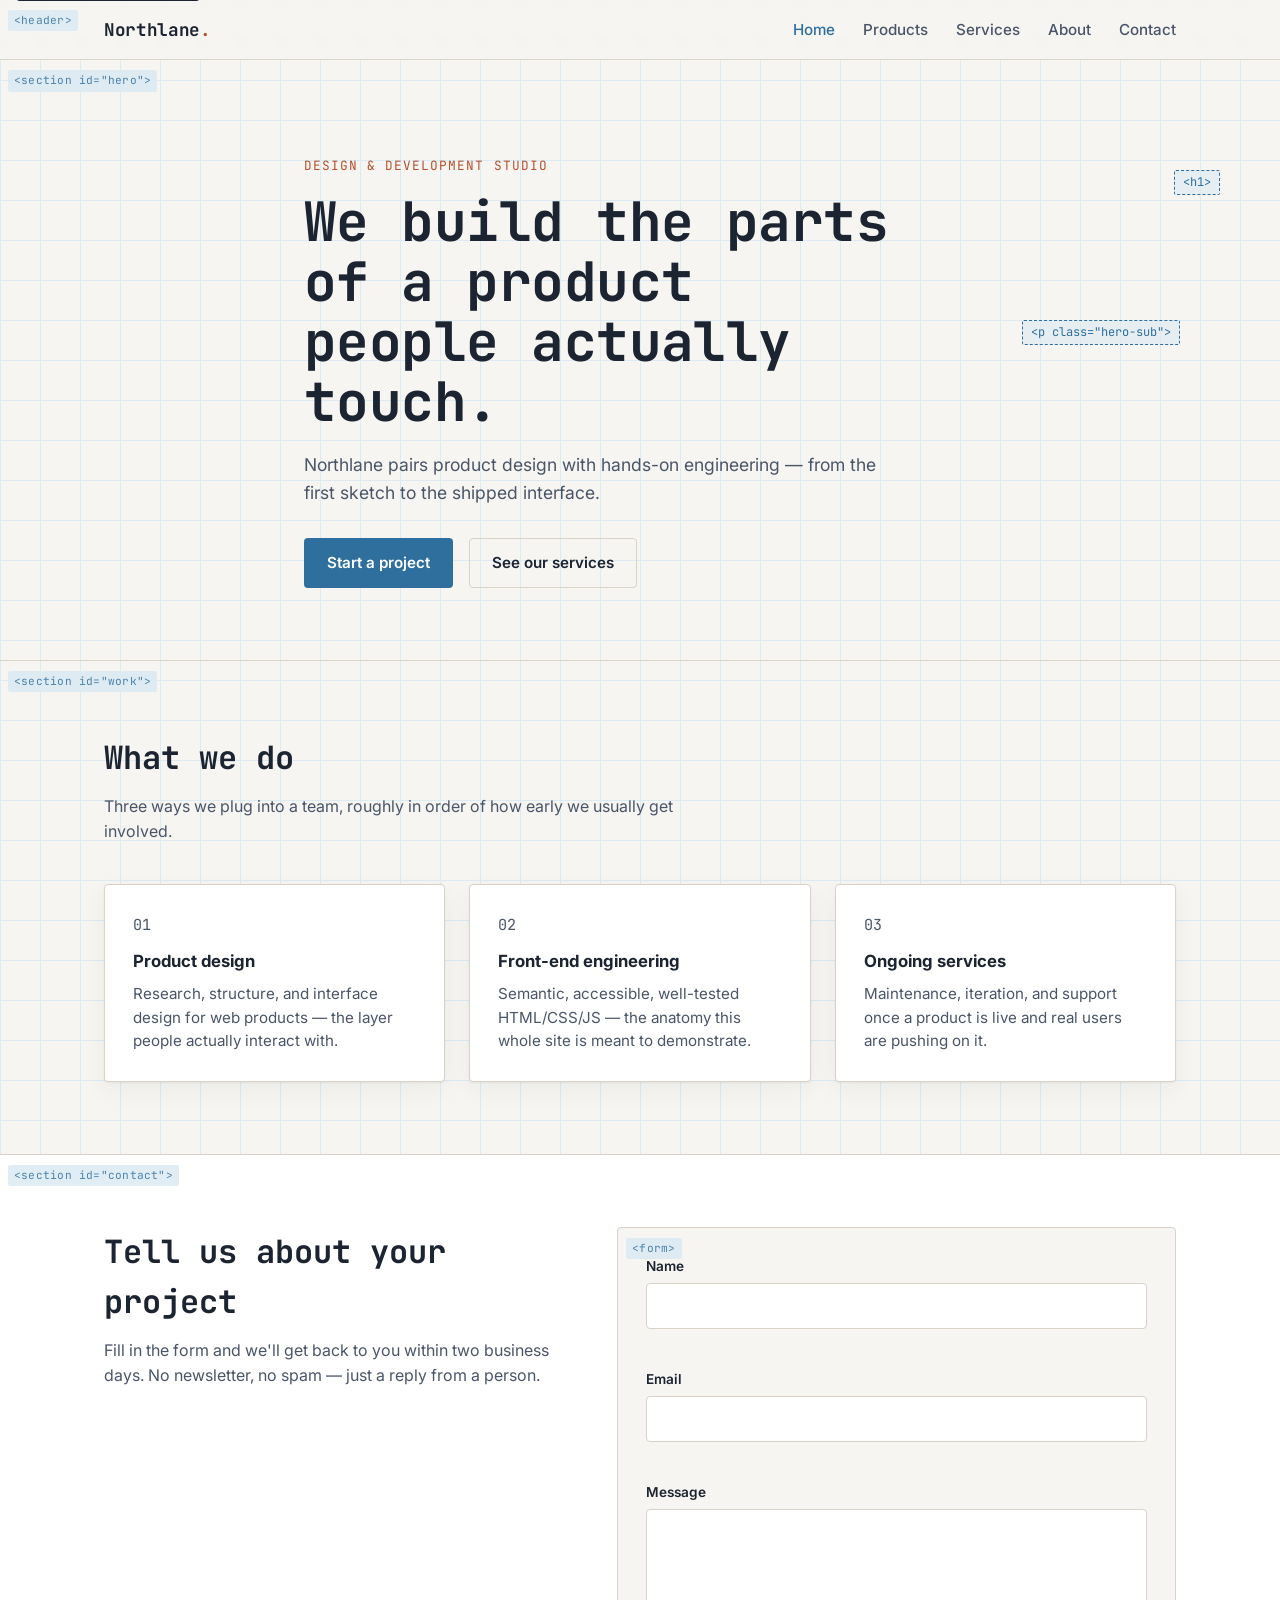
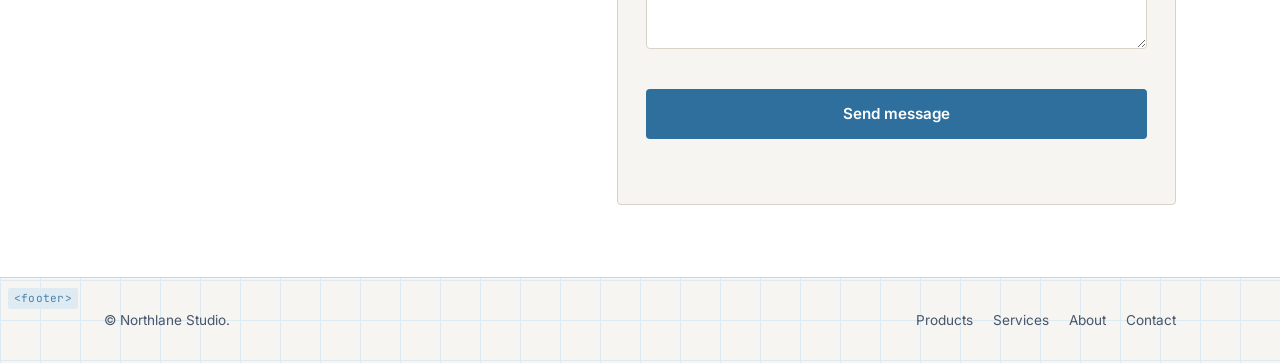
<file: index.html>
<!DOCTYPE html>
<html lang="en">
<head>
  <meta charset="UTF-8" />
  <!-- Makes the layout respect real device width instead of a zoomed-out
       "desktop" view — required for any responsive site. -->
  <meta name="viewport" content="width=device-width, initial-scale=1.0" />

  <title>Northlane Studio — Product Design &amp; Development</title>
  <meta name="description" content="Northlane Studio designs and builds digital products and the services around them." />

  <!-- Google Fonts: a monospace face for headings/labels (technical,
       "annotation" feel) and a humanist sans for body copy (readability). -->
  <link rel="preconnect" href="https://fonts.googleapis.com" />
  <link rel="preconnect" href="https://fonts.gstatic.com" crossorigin />
  <link href="https://fonts.googleapis.com/css2?family=JetBrains+Mono:wght@400;500;700&family=Inter:wght@400;500;600&display=swap" rel="stylesheet" />

  <!-- Our stylesheet. Order matters: this loads before the page renders. -->
  <link rel="stylesheet" href="styles.css" />
</head>
<body>

  <!-- ===================================================================
       ACCESSIBILITY: "skip link". Hidden until a keyboard user tabs to it,
       then lets them jump straight past the nav to the main content.
       =================================================================== -->
  <a class="skip-link" href="#main">Skip to main content</a>

  <!-- ===================================================================
       <header> = introductory landmark for the whole page: logo + nav.
       There should only be one top-level <header> per page.
       =================================================================== -->
  <header class="site-header" data-tag="&lt;header&gt;">
    <div class="wrap header-inner">
      <a class="logo" href="/" aria-label="Northlane Studio home">
        Northlane<span class="logo-dot">.</span>
      </a>

      <!-- <nav> tells browsers & screen readers "this is a navigation
           block", separate from decorative link lists in the footer. -->
      <nav class="nav" aria-label="Primary">
        <!-- Hamburger button: only visible on small screens (see CSS).
             aria-expanded is flipped by script.js so assistive tech knows
             whether the menu is open. -->
        <button
          class="nav-toggle"
          id="navToggle"
          type="button"
          aria-expanded="false"
          aria-controls="navMenu"
        >
          <span class="sr-only">Toggle navigation menu</span>
          <span class="nav-toggle-bar"></span>
          <span class="nav-toggle-bar"></span>
          <span class="nav-toggle-bar"></span>
        </button>

        <ul class="nav-menu" id="navMenu">
          <li><a href="/" aria-current="page">Home</a></li>
          <!--
            These four links are PLACEHOLDERS for pages we haven't built
            yet. They point to the real future paths so we don't have to
            rewrite them later — only add the matching HTML files.
          -->
          <li><a href="product.html">Products</a></li>
          <li><a href="services.html">Services</a></li>
          <li><a href="about.html">About</a></li>
          <li><a href="contact.html">Contact</a></li>
        </ul>
      </nav>
    </div>
  </header>

  <!-- ===================================================================
       <main> = the one place the page's unique content lives. Screen
       readers can jump straight here. Only one <main> per page, ever.
       =================================================================== -->
  <main id="main">

    <!-- HERO ------------------------------------------------------------
         The "thesis statement" of the page: what we do, in one line,
         plus a single primary action (scroll to the contact form). -->
    <section class="hero" data-tag="&lt;section id=&quot;hero&quot;&gt;">
      <div class="wrap hero-inner">
        <p class="eyebrow">Design &amp; development studio</p>
        <h1 class="hero-title">
          We build the parts of a product<br />
          people actually touch.
        </h1>
        <p class="hero-sub">
          Northlane pairs product design with hands-on engineering —
          from the first sketch to the shipped interface.
        </p>
        <div class="hero-actions">
          <a class="btn btn-primary" href="#contact">Start a project</a>
          <a class="btn btn-ghost" href="/services">See our services</a>
        </div>
      </div>

      <!-- Decorative annotation grid — purely visual, hidden from
           screen readers with aria-hidden. See styles.css for the
           blueprint-grid background this sits on top of. -->
      <div class="hero-blueprint" aria-hidden="true">
        <span class="tag-label">&lt;h1&gt;</span>
        <span class="tag-label tag-label--sub">&lt;p class="hero-sub"&gt;</span>
      </div>
    </section>

    <!-- WORK / SERVICES TEASER -------------------------------------------
         Three cards. Later this content will likely move to /services
         and /products — this section just previews it on the homepage. -->
    <section class="section" id="work" data-tag="&lt;section id=&quot;work&quot;&gt;">
      <div class="wrap">
        <h2 class="section-title">What we do</h2>
        <p class="section-lead">
          Three ways we plug into a team, roughly in order of how early we
          usually get involved.
        </p>

        <div class="card-grid">
          <article class="card">
            <p class="card-index">01</p>
            <h3>Product design</h3>
            <p>
              Research, structure, and interface design for web products —
              the layer people actually interact with.
            </p>
          </article>

          <article class="card">
            <p class="card-index">02</p>
            <h3>Front-end engineering</h3>
            <p>
              Semantic, accessible, well-tested HTML/CSS/JS — the anatomy
              this whole site is meant to demonstrate.
            </p>
          </article>

          <article class="card">
            <p class="card-index">03</p>
            <h3>Ongoing services</h3>
            <p>
              Maintenance, iteration, and support once a product is live
              and real users are pushing on it.
            </p>
          </article>
        </div>
      </div>
    </section>

    <!-- CONTACT -----------------------------------------------------------
         A real, validated contact form wired up to Web3Forms. See
         script.js for the Zod validation + honeypot spam protection. -->
    <section class="section section-alt" id="contact" data-tag="&lt;section id=&quot;contact&quot;&gt;">
      <div class="wrap contact-grid">
        <div class="contact-intro">
          <h2 class="section-title">Tell us about your project</h2>
          <p class="section-lead">
            Fill in the form and we'll get back to you within two business
            days. No newsletter, no spam — just a reply from a person.
          </p>
        </div>

        <!--
          FORM NOTES
          - novalidate: we turn off the browser's built-in validation UI
            because script.js runs a stricter Zod schema and renders its
            own error messages instead.
          - id="contactForm": script.js looks this up to attach the
            submit handler.
          - data-web3forms-key: paste your Web3Forms access key here.
            script.js reads it from this attribute at submit time, so
            you never have to touch script.js to configure it.
        -->
        <form
          class="contact-form"
          id="contactForm"
          data-tag="&lt;form&gt;"
          novalidate
          data-web3forms-key="fca5ea9b-1aad-4773-a489-35936da3ca1a"
        >
          <div class="field">
            <label for="name">Name</label>
            <input type="text" id="name" name="name" autocomplete="name" />
            <p class="field-error" id="name-error" role="alert"></p>
          </div>

          <div class="field">
            <label for="email">Email</label>
            <input type="email" id="email" name="email" autocomplete="email" />
            <p class="field-error" id="email-error" role="alert"></p>
          </div>

          <div class="field">
            <label for="message">Message</label>
            <textarea id="message" name="message" rows="5"></textarea>
            <p class="field-error" id="message-error" role="alert"></p>
          </div>

          <!--
            HONEYPOT FIELD (spam protection)
            A field a human never sees or fills in, because it's hidden
            with CSS (see .hp-field in styles.css) — but a bot filling
            every form field will typically fill this too. If it arrives
            non-empty, script.js quietly discards the submission instead
            of sending it. tabindex="-1" and autocomplete="off" keep it
            out of keyboard tab order and password managers.
          -->
          <div class="hp-field" aria-hidden="true">
            <label for="company">Company</label>
            <input
              type="text"
              id="company"
              name="company"
              tabindex="-1"
              autocomplete="off"
            />
          </div>

          <button class="btn btn-primary" type="submit" id="submitBtn">
            Send message
          </button>

          <!-- Live region: script.js writes success/failure text here.
               aria-live="polite" makes screen readers announce it
               automatically without moving focus. -->
          <p class="form-status" id="formStatus" aria-live="polite"></p>
        </form>
      </div>
    </section>
  </main>

  <!-- ===================================================================
       <footer> = closing landmark: secondary links, legal, sitemap-ish
       stuff. Same placeholder paths as the nav, so update both together.
       =================================================================== -->
  <footer class="site-footer" data-tag="&lt;footer&gt;">
    <div class="wrap footer-inner">
      <p>&copy; <span id="year"></span> Northlane Studio.</p>
      <ul class="footer-links">
        <li><a href="product.html">Products</a></li>
        <li><a href="services.html">Services</a></li>
        <li><a href="about.html">About</a></li>
        <li><a href="contact.html">Contact</a></li>
      </ul>
    </div>
  </footer>

  <!--
    type="module" gives us:
      1) native `import` syntax (we import Zod straight from a CDN)
      2) deferred execution by default (runs after HTML is parsed, so we
         don't need a DOMContentLoaded wrapper, though we still use one
         for clarity)
      3) automatic strict mode
  -->
  <script type="module" src="script.js"></script>
</body>
</html>
</file>
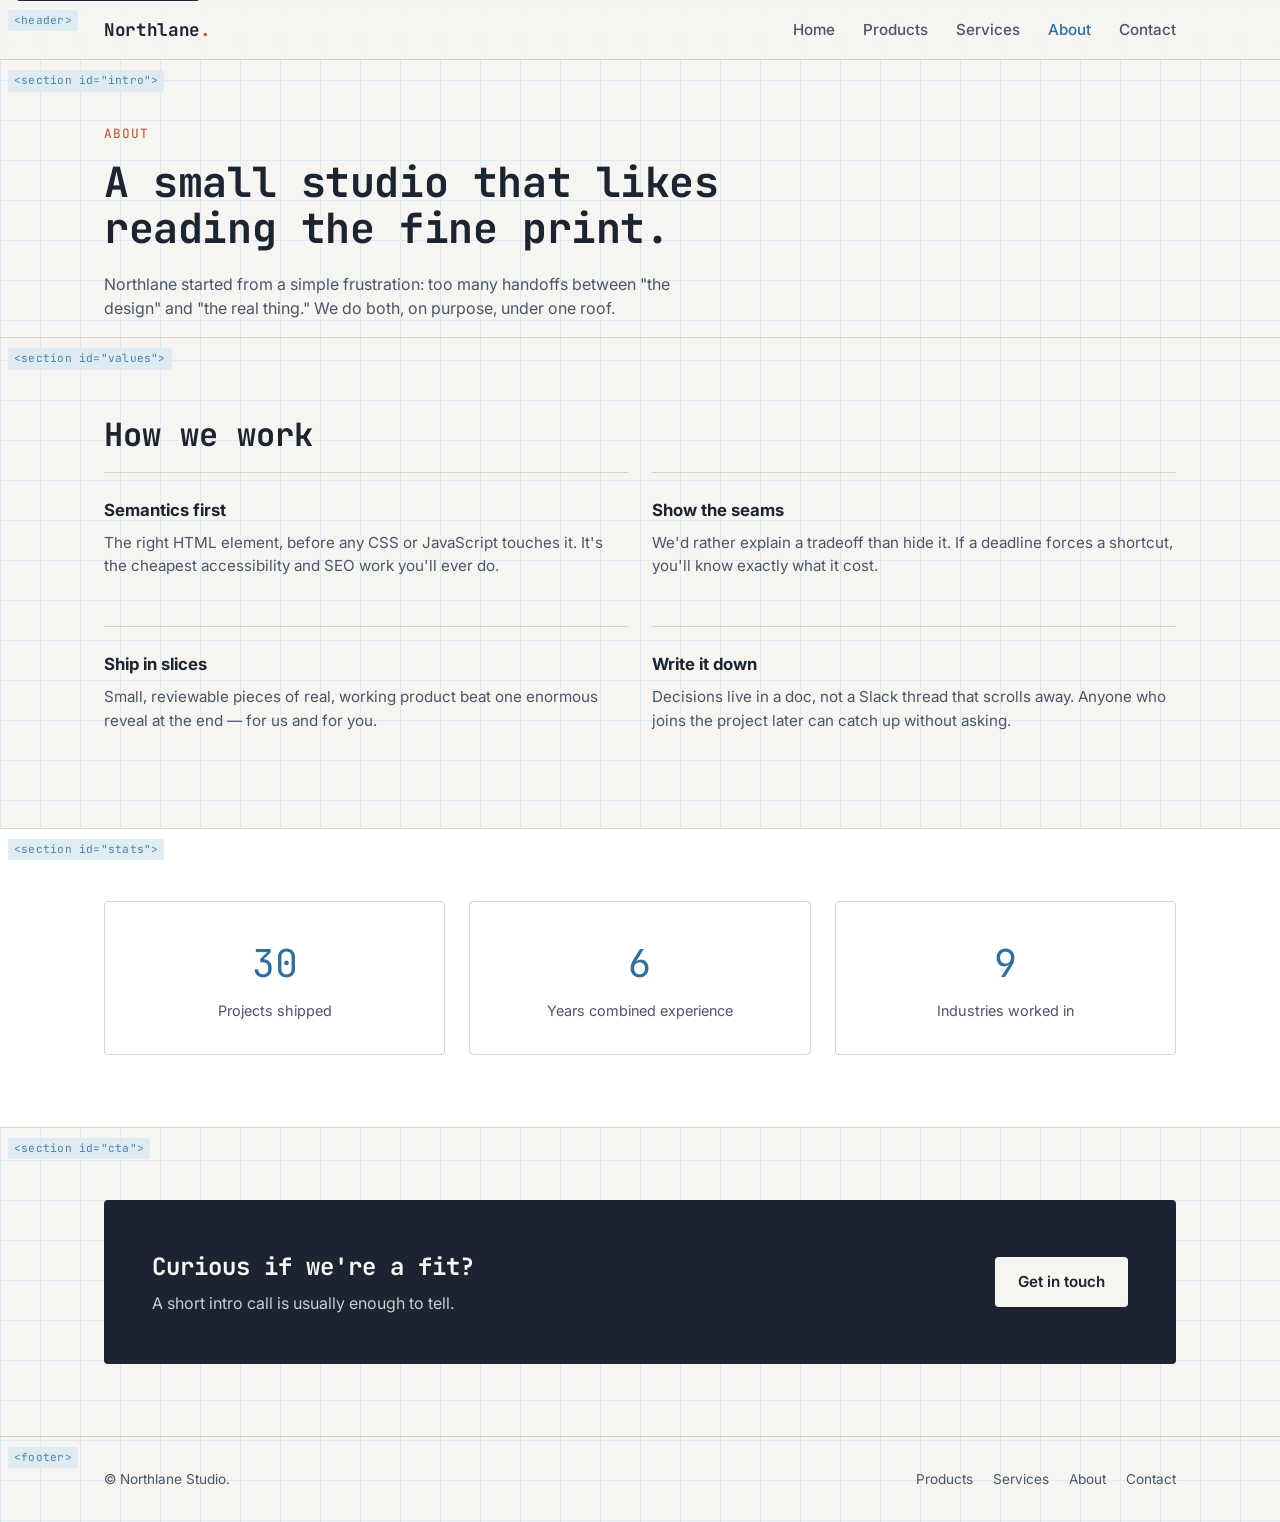
<file: about.html>
<!DOCTYPE html>
<!--
  ===========================================================================
  WEB ANATOMY — about.html
  ===========================================================================
  Fourth page of the site. Same shell pattern as the others. The one new
  piece of JS here is the animated stat counters — a good example of two
  browser APIs working together: IntersectionObserver (detects when an
  element scrolls into view) and requestAnimationFrame (drives a smooth
  number count-up). See about.js for the full walkthrough.
  ===========================================================================
-->
<html lang="en">
<head>
  <meta charset="UTF-8" />
  <meta name="viewport" content="width=device-width, initial-scale=1.0" />

  <title>About — Northlane Studio</title>
  <meta name="description" content="Who Northlane Studio is and how we work." />

  <link rel="preconnect" href="https://fonts.googleapis.com" />
  <link rel="preconnect" href="https://fonts.gstatic.com" crossorigin />
  <link href="https://fonts.googleapis.com/css2?family=JetBrains+Mono:wght@400;500;700&family=Inter:wght@400;500;600&display=swap" rel="stylesheet" />
  <link rel="stylesheet" href="styles.css" />
</head>
<body>

  <a class="skip-link" href="#main">Skip to main content</a>

  <header class="site-header" data-tag="&lt;header&gt;">
    <div class="wrap header-inner">
      <a class="logo" href="/" aria-label="Northlane Studio home">
        Northlane<span class="logo-dot">.</span>
      </a>

      <nav class="nav" aria-label="Primary">
        <button
          class="nav-toggle"
          id="navToggle"
          type="button"
          aria-expanded="false"
          aria-controls="navMenu"
        >
          <span class="sr-only">Toggle navigation menu</span>
          <span class="nav-toggle-bar"></span>
          <span class="nav-toggle-bar"></span>
          <span class="nav-toggle-bar"></span>
        </button>

        <ul class="nav-menu" id="navMenu">
          <li><a href="index.html">Home</a></li>
          <li><a href="product.html">Products</a></li>
          <li><a href="services.html">Services</a></li>
          <li><a href="about.html" aria-current="page">About</a></li>
          <li><a href="contact.html">Contact</a></li>
        </ul>
      </nav>
    </div>
  </header>

  <main id="main">

    <section class="page-intro" data-tag="&lt;section id=&quot;intro&quot;&gt;">
      <div class="wrap">
        <p class="eyebrow">About</p>
        <h1 class="hero-title" style="font-size: clamp(1.8rem, 4vw, 2.6rem);">
          A small studio that likes<br />reading the fine print.
        </h1>
        <p class="section-lead">
          Northlane started from a simple frustration: too many handoffs
          between "the design" and "the real thing." We do both, on
          purpose, under one roof.
        </p>
      </div>
    </section>

    <!-- VALUES ------------------------------------------------------------ -->
    <section class="section" data-tag="&lt;section id=&quot;values&quot;&gt;">
      <div class="wrap">
        <h2 class="section-title">How we work</h2>
        <div class="value-grid">
          <div class="value-card">
            <h3>Semantics first</h3>
            <p>The right HTML element, before any CSS or JavaScript
              touches it. It's the cheapest accessibility and SEO work
              you'll ever do.</p>
          </div>
          <div class="value-card">
            <h3>Show the seams</h3>
            <p>We'd rather explain a tradeoff than hide it. If a
              deadline forces a shortcut, you'll know exactly what it
              cost.</p>
          </div>
          <div class="value-card">
            <h3>Ship in slices</h3>
            <p>Small, reviewable pieces of real, working product beat
              one enormous reveal at the end — for us and for you.</p>
          </div>
          <div class="value-card">
            <h3>Write it down</h3>
            <p>Decisions live in a doc, not a Slack thread that scrolls
              away. Anyone who joins the project later can catch up
              without asking.</p>
          </div>
        </div>
      </div>
    </section>

    <!-- STATS --------------------------------------------------------------
         Each .stat-value starts at 0 and carries data-target — the real
         number about.js should count up to once this section scrolls
         into view. Starting at 0 in the markup means the number is
         still correct and readable even if JavaScript fails to load. -->
    <section class="section section-alt" data-tag="&lt;section id=&quot;stats&quot;&gt;">
      <div class="wrap">
        <div class="stat-grid" id="statGrid">
          <div class="stat-card">
            <span class="stat-value" data-target="46">0</span>
            <p class="stat-label">Projects shipped</p>
          </div>
          <div class="stat-card">
            <span class="stat-value" data-target="9">0</span>
            <p class="stat-label">Years combined experience</p>
          </div>
          <div class="stat-card">
            <span class="stat-value" data-target="14">0</span>
            <p class="stat-label">Industries worked in</p>
          </div>
        </div>
      </div>
    </section>

    <!-- CTA --------------------------------------------------------------- -->
    <section class="section" data-tag="&lt;section id=&quot;cta&quot;&gt;">
      <div class="wrap">
        <div class="cta-banner">
          <div>
            <h2>Curious if we're a fit?</h2>
            <p>A short intro call is usually enough to tell.</p>
          </div>
          <a class="btn btn-primary" href="/contact">Get in touch</a>
        </div>
      </div>
    </section>
  </main>

  <footer class="site-footer" data-tag="&lt;footer&gt;">
    <div class="wrap footer-inner">
      <p>&copy; <span id="year"></span> Northlane Studio.</p>
      <ul class="footer-links">
        <li><a href="product.html">Products</a></li>
        <li><a href="services.html">Services</a></li>
        <li><a href="about.html" aria-current="page">About</a></li>
        <li><a href="contact.html">Contact</a></li>
      </ul>
    </div>
  </footer>

  <script type="module" src="script.js"></script>
  <script type="module" src="about.js"></script>
</body>
</html>
</file>
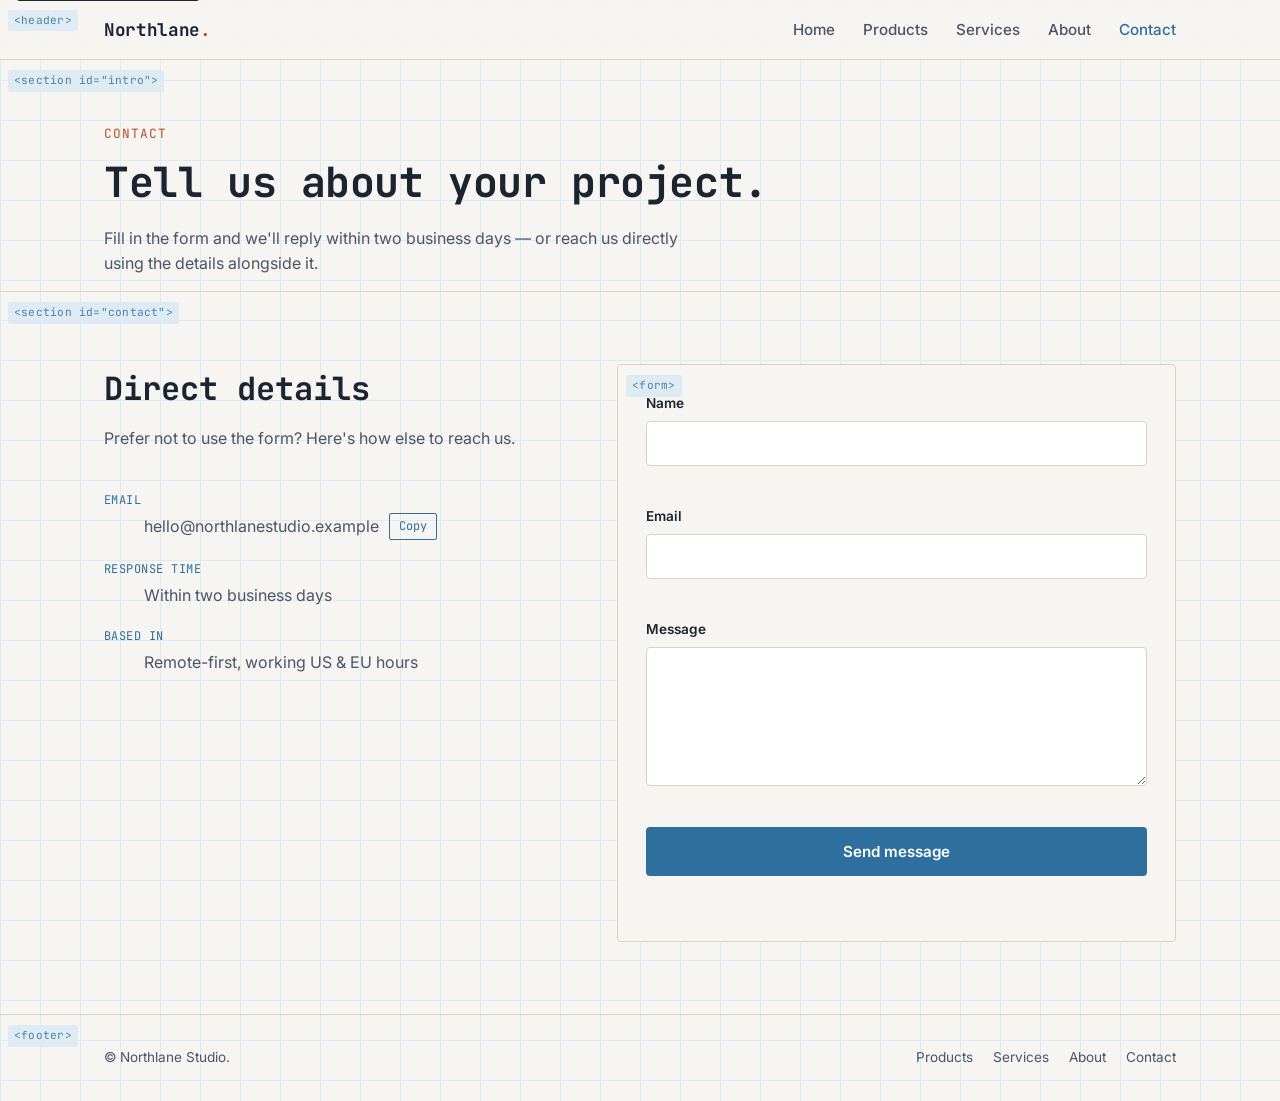
<file: contact.html>
<!DOCTYPE html>
<!--
  ===========================================================================
  WEB ANATOMY — contact.html
  ===========================================================================
  Fifth page of the site. The <form id="contactForm"> below is markup-
  for-markup the same form from index.html's homepage contact section —
  same field names, same honeypot, same data-web3forms-key attribute —
  which means the existing Zod validation + Web3Forms submission code in
  script.js works here completely unchanged. That's the payoff of having
  put the field names and IDs in script.js rather than hardcoding this
  page's specific layout: the same behavior file now powers two forms
  on two different pages.

  NEW HERE: a small "copy email" button (contact.js) demonstrating the
  Clipboard API — one more real browser API, kept in its own tiny file
  since it's specific to this page.

  Remember to paste the same Web3Forms access key into this form's
  data-web3forms-key attribute that you used on index.html.
  ===========================================================================
-->
<html lang="en">
<head>
  <meta charset="UTF-8" />
  <meta name="viewport" content="width=device-width, initial-scale=1.0" />

  <title>Contact — Northlane Studio</title>
  <meta name="description" content="Get in touch with Northlane Studio." />

  <link rel="preconnect" href="https://fonts.googleapis.com" />
  <link rel="preconnect" href="https://fonts.gstatic.com" crossorigin />
  <link href="https://fonts.googleapis.com/css2?family=JetBrains+Mono:wght@400;500;700&family=Inter:wght@400;500;600&display=swap" rel="stylesheet" />
  <link rel="stylesheet" href="styles.css" />
</head>
<body>

  <a class="skip-link" href="#main">Skip to main content</a>

  <header class="site-header" data-tag="&lt;header&gt;">
    <div class="wrap header-inner">
      <a class="logo" href="/" aria-label="Northlane Studio home">
        Northlane<span class="logo-dot">.</span>
      </a>

      <nav class="nav" aria-label="Primary">
        <button
          class="nav-toggle"
          id="navToggle"
          type="button"
          aria-expanded="false"
          aria-controls="navMenu"
        >
          <span class="sr-only">Toggle navigation menu</span>
          <span class="nav-toggle-bar"></span>
          <span class="nav-toggle-bar"></span>
          <span class="nav-toggle-bar"></span>
        </button>

        <ul class="nav-menu" id="navMenu">
          <li><a href="index.html">Home</a></li>
          <li><a href="product.html">Products</a></li>
          <li><a href="services.html">Services</a></li>
          <li><a href="about.html">About</a></li>
          <li><a href="contact.html" aria-current="page">Contact</a></li>
        </ul>
      </nav>
    </div>
  </header>

  <main id="main">

    <section class="page-intro" data-tag="&lt;section id=&quot;intro&quot;&gt;">
      <div class="wrap">
        <p class="eyebrow">Contact</p>
        <h1 class="hero-title" style="font-size: clamp(1.8rem, 4vw, 2.6rem);">
          Tell us about your project.
        </h1>
        <p class="section-lead">
          Fill in the form and we'll reply within two business days — or
          reach us directly using the details alongside it.
        </p>
      </div>
    </section>

    <section class="section" id="contact" data-tag="&lt;section id=&quot;contact&quot;&gt;">
      <div class="wrap contact-grid">
        <div class="contact-intro">
          <h2 class="section-title">Direct details</h2>
          <p class="section-lead">
            Prefer not to use the form? Here's how else to reach us.
          </p>

          <!-- <dl> = "description list": the correct semantic element
               for label/value pairs like these, rather than a generic
               grid of <div>s. -->
          <dl class="contact-details">
            <div class="contact-detail">
              <dt>Email</dt>
              <dd>
                <div class="copy-row">
                  <span id="emailText">hello@northlanestudio.example</span>
                  <button
                    class="copy-btn"
                    type="button"
                    id="copyEmailBtn"
                    data-copy-value="hello@northlanestudio.example"
                  >
                    Copy
                  </button>
                </div>
              </dd>
            </div>
            <div class="contact-detail">
              <dt>Response time</dt>
              <dd>Within two business days</dd>
            </div>
            <div class="contact-detail">
              <dt>Based in</dt>
              <dd>Remote-first, working US &amp; EU hours</dd>
            </div>
          </dl>
        </div>

        <!--
          Same form markup as index.html's contact section: same field
          names (name/email/message), same honeypot field ("company"),
          same novalidate + data-web3forms-key pattern. script.js finds
          this form by id="contactForm" exactly like it does on the
          homepage — nothing about that file needed to change.
        -->
        <form
          class="contact-form"
          id="contactForm"
          data-tag="&lt;form&gt;"
          novalidate
          data-web3forms-key="fca5ea9b-1aad-4773-a489-35936da3ca1a"
        >
          <div class="field">
            <label for="name">Name</label>
            <input type="text" id="name" name="name" autocomplete="name" />
            <p class="field-error" id="name-error" role="alert"></p>
          </div>

          <div class="field">
            <label for="email">Email</label>
            <input type="email" id="email" name="email" autocomplete="email" />
            <p class="field-error" id="email-error" role="alert"></p>
          </div>

          <div class="field">
            <label for="message">Message</label>
            <textarea id="message" name="message" rows="5"></textarea>
            <p class="field-error" id="message-error" role="alert"></p>
          </div>

          <!-- Honeypot field — see script.js section 6 and index.html
               for the full explanation of how this is used. -->
          <div class="hp-field" aria-hidden="true">
            <label for="company">Company</label>
            <input
              type="text"
              id="company"
              name="company"
              tabindex="-1"
              autocomplete="off"
            />
          </div>

          <button class="btn btn-primary" type="submit" id="submitBtn">
            Send message
          </button>

          <p class="form-status" id="formStatus" aria-live="polite"></p>
        </form>
      </div>
    </section>
  </main>

  <footer class="site-footer" data-tag="&lt;footer&gt;">
    <div class="wrap footer-inner">
      <p>&copy; <span id="year"></span> Northlane Studio.</p>
      <ul class="footer-links">
        <li><a href="product.html">Products</a></li>
        <li><a href="services.html">Services</a></li>
        <li><a href="about.html">About</a></li>
        <li><a href="contact.html" aria-current="page">Contact</a></li>
      </ul>
    </div>
  </footer>

  <!-- script.js: nav toggle, footer year, AND this page's contact-form
       validation/submission (its guard sees a real #contactForm here
       and runs that code, unlike on product.html/services.html/
       about.html where it's skipped). contact.js: just the copy-email
       button, unique to this page. -->
  <script type="module" src="script.js"></script>
  <script type="module" src="contact.js"></script>
</body>
</html>
</file>
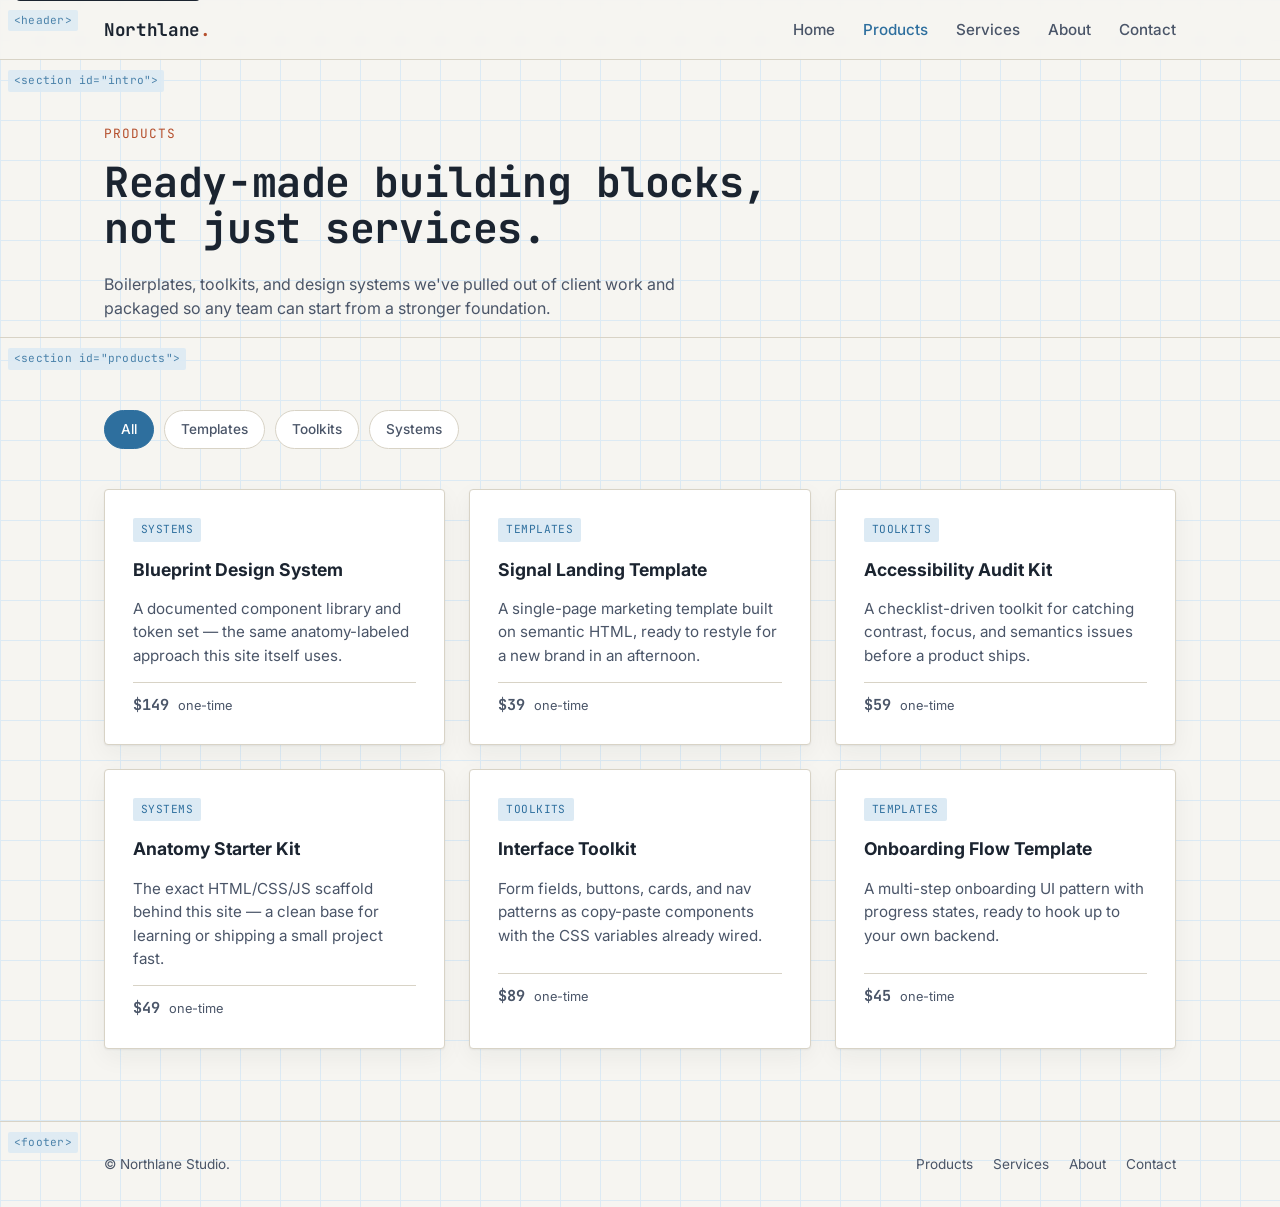
<file: product.html>
<!DOCTYPE html>
<!--
  ===========================================================================
  WEB ANATOMY — product.html
  ===========================================================================
  Second page of the site. Structurally this is index.html's sibling:
  same <header>/<nav>/<footer> skeleton, same styles.css, same shared
  script.js for nav-toggle + footer-year behavior — only <main> changes.

  Reusing the shell like this is the normal pattern for a multi-page
  site: one stylesheet, one "site chrome" markup pattern, and each page
  swaps out just its <main> content.

  NEW HERE vs index.html:
    - The "Products" nav link now carries aria-current="page" instead
      of "Home", since this is the page the visitor is currently on.
    - A filter bar + product grid, driven by a second script file,
      product.js, which is loaded IN ADDITION to script.js below.
  ===========================================================================
-->
<html lang="en">
<head>
  <meta charset="UTF-8" />
  <meta name="viewport" content="width=device-width, initial-scale=1.0" />

  <title>Products — Northlane Studio</title>
  <meta name="description" content="Boilerplates, toolkits, and design systems built by Northlane Studio." />

  <link rel="preconnect" href="https://fonts.googleapis.com" />
  <link rel="preconnect" href="https://fonts.gstatic.com" crossorigin />
  <link href="https://fonts.googleapis.com/css2?family=JetBrains+Mono:wght@400;500;700&family=Inter:wght@400;500;600&display=swap" rel="stylesheet" />

  <!-- Same stylesheet as index.html — this is what keeps every page
       visually consistent without copy-pasting CSS. -->
  <link rel="stylesheet" href="styles.css" />
</head>
<body>

  <a class="skip-link" href="#main">Skip to main content</a>

  <!-- Identical header markup to index.html. On a real multi-page
       project you'd eventually pull this into a template/include so
       you only maintain it once — for now, while there's no build
       step, keeping it copy-pasted-but-identical across pages is the
       simplest approach. -->
  <header class="site-header" data-tag="&lt;header&gt;">
    <div class="wrap header-inner">
      <a class="logo" href="/" aria-label="Northlane Studio home">
        Northlane<span class="logo-dot">.</span>
      </a>

      <nav class="nav" aria-label="Primary">
        <button
          class="nav-toggle"
          id="navToggle"
          type="button"
          aria-expanded="false"
          aria-controls="navMenu"
        >
          <span class="sr-only">Toggle navigation menu</span>
          <span class="nav-toggle-bar"></span>
          <span class="nav-toggle-bar"></span>
          <span class="nav-toggle-bar"></span>
        </button>

        <ul class="nav-menu" id="navMenu">
          <li><a href="index.html">Home</a></li>
          <!-- aria-current="page" moved here from "Home" — it tells
               assistive tech (and, via the CSS rule that targets this
               attribute, sighted users) which nav item matches the
               page currently loaded. -->
          <li><a href="product.html" aria-current="page">Products</a></li>
          <li><a href="services.html">Services</a></li>
          <li><a href="about.html">About</a></li>
          <li><a href="contact.html">Contact</a></li>
        </ul>
      </nav>
    </div>
  </header>

  <main id="main">

    <!-- PAGE INTRO --------------------------------------------------------
         A shorter, quieter version of the homepage hero — this page
         doesn't need to re-pitch the whole studio, just orient the
         visitor to what "Products" means here. -->
    <section class="page-intro" data-tag="&lt;section id=&quot;intro&quot;&gt;">
      <div class="wrap">
        <p class="eyebrow">Products</p>
        <h1 class="hero-title" style="font-size: clamp(1.8rem, 4vw, 2.6rem);">
          Ready-made building blocks,<br />not just services.
        </h1>
        <p class="section-lead">
          Boilerplates, toolkits, and design systems we've pulled out of
          client work and packaged so any team can start from a stronger
          foundation.
        </p>
      </div>
    </section>

    <!-- PRODUCT GRID --------------------------------------------------------
         Filter bar + cards. The filtering itself is plain vanilla JS in
         product.js — no framework needed for "show/hide some elements
         based on a clicked button". -->
    <section class="section" id="products" data-tag="&lt;section id=&quot;products&quot;&gt;">
      <div class="wrap">

        <!--
          FILTER BAR
          - role="group" + aria-label tells assistive tech these buttons
            act together as one control, not four unrelated buttons.
          - aria-pressed on each button is a toggle-button pattern: true
            means "this filter is currently active". product.js flips
            this attribute; the CSS for [aria-pressed="true"] gives it
            the filled blue style.
          - data-filter holds the category each button filters to; "all"
            is a special case product.js treats as "show everything".
        -->
        <div class="filter-bar" role="group" aria-label="Filter products by category">
          <button class="filter-btn" type="button" data-filter="all" aria-pressed="true">All</button>
          <button class="filter-btn" type="button" data-filter="templates" aria-pressed="false">Templates</button>
          <button class="filter-btn" type="button" data-filter="toolkits" aria-pressed="false">Toolkits</button>
          <button class="filter-btn" type="button" data-filter="systems" aria-pressed="false">Systems</button>
        </div>

        <!--
          PRODUCT CARDS
          Each card carries data-category, which product.js reads and
          compares against whichever filter button was clicked. Keeping
          the category as a data attribute (rather than, say, encoding
          it only in a CSS class) makes the relationship explicit and
          easy to read straight from the HTML.
        -->
        <div class="product-grid" id="productGrid">

          <article class="product-card" data-category="systems">
            <span class="product-tag">Systems</span>
            <h3>Blueprint Design System</h3>
            <p>A documented component library and token set — the same
              anatomy-labeled approach this site itself uses.</p>
            <p class="product-price">$149 <span>one-time</span></p>
          </article>

          <article class="product-card" data-category="templates">
            <span class="product-tag">Templates</span>
            <h3>Signal Landing Template</h3>
            <p>A single-page marketing template built on semantic HTML,
              ready to restyle for a new brand in an afternoon.</p>
            <p class="product-price">$39 <span>one-time</span></p>
          </article>

          <article class="product-card" data-category="toolkits">
            <span class="product-tag">Toolkits</span>
            <h3>Accessibility Audit Kit</h3>
            <p>A checklist-driven toolkit for catching contrast, focus,
              and semantics issues before a product ships.</p>
            <p class="product-price">$59 <span>one-time</span></p>
          </article>

          <article class="product-card" data-category="systems">
            <span class="product-tag">Systems</span>
            <h3>Anatomy Starter Kit</h3>
            <p>The exact HTML/CSS/JS scaffold behind this site — a clean
              base for learning or shipping a small project fast.</p>
            <p class="product-price">$49 <span>one-time</span></p>
          </article>

          <article class="product-card" data-category="toolkits">
            <span class="product-tag">Toolkits</span>
            <h3>Interface Toolkit</h3>
            <p>Form fields, buttons, cards, and nav patterns as
              copy-paste components with the CSS variables already wired.</p>
            <p class="product-price">$89 <span>one-time</span></p>
          </article>

          <article class="product-card" data-category="templates">
            <span class="product-tag">Templates</span>
            <h3>Onboarding Flow Template</h3>
            <p>A multi-step onboarding UI pattern with progress states,
              ready to hook up to your own backend.</p>
            <p class="product-price">$45 <span>one-time</span></p>
          </article>

        </div>

        <!-- Hidden by default; product.js reveals this only if a
             filter click matches zero cards. Right now every filter
             has at least one product, so this stays invisible, but the
             logic is here for when the catalog changes. -->
        <p class="empty-state" id="emptyState" hidden>
          No products in this category yet — check back soon.
        </p>
      </div>
    </section>
  </main>

  <footer class="site-footer" data-tag="&lt;footer&gt;">
    <div class="wrap footer-inner">
      <p>&copy; <span id="year"></span> Northlane Studio.</p>
      <ul class="footer-links">
        <li><a href="product.html" aria-current="page">Products</a></li>
        <li><a href="services.html">Services</a></li>
        <li><a href="about.html">About</a></li>
        <li><a href="contact.html">Contact</a></li>
      </ul>
    </div>
  </footer>

  <!-- script.js: shared nav-toggle + footer-year behavior (its contact-
       form code safely skips itself on this page — see the comment in
       script.js). product.js: this page's own filter logic. Loading
       two module scripts is fine — each only touches the elements it
       finds on the page it's actually running on. -->
  <script type="module" src="script.js"></script>
  <script type="module" src="product.js"></script>
</body>
</html>
</file>
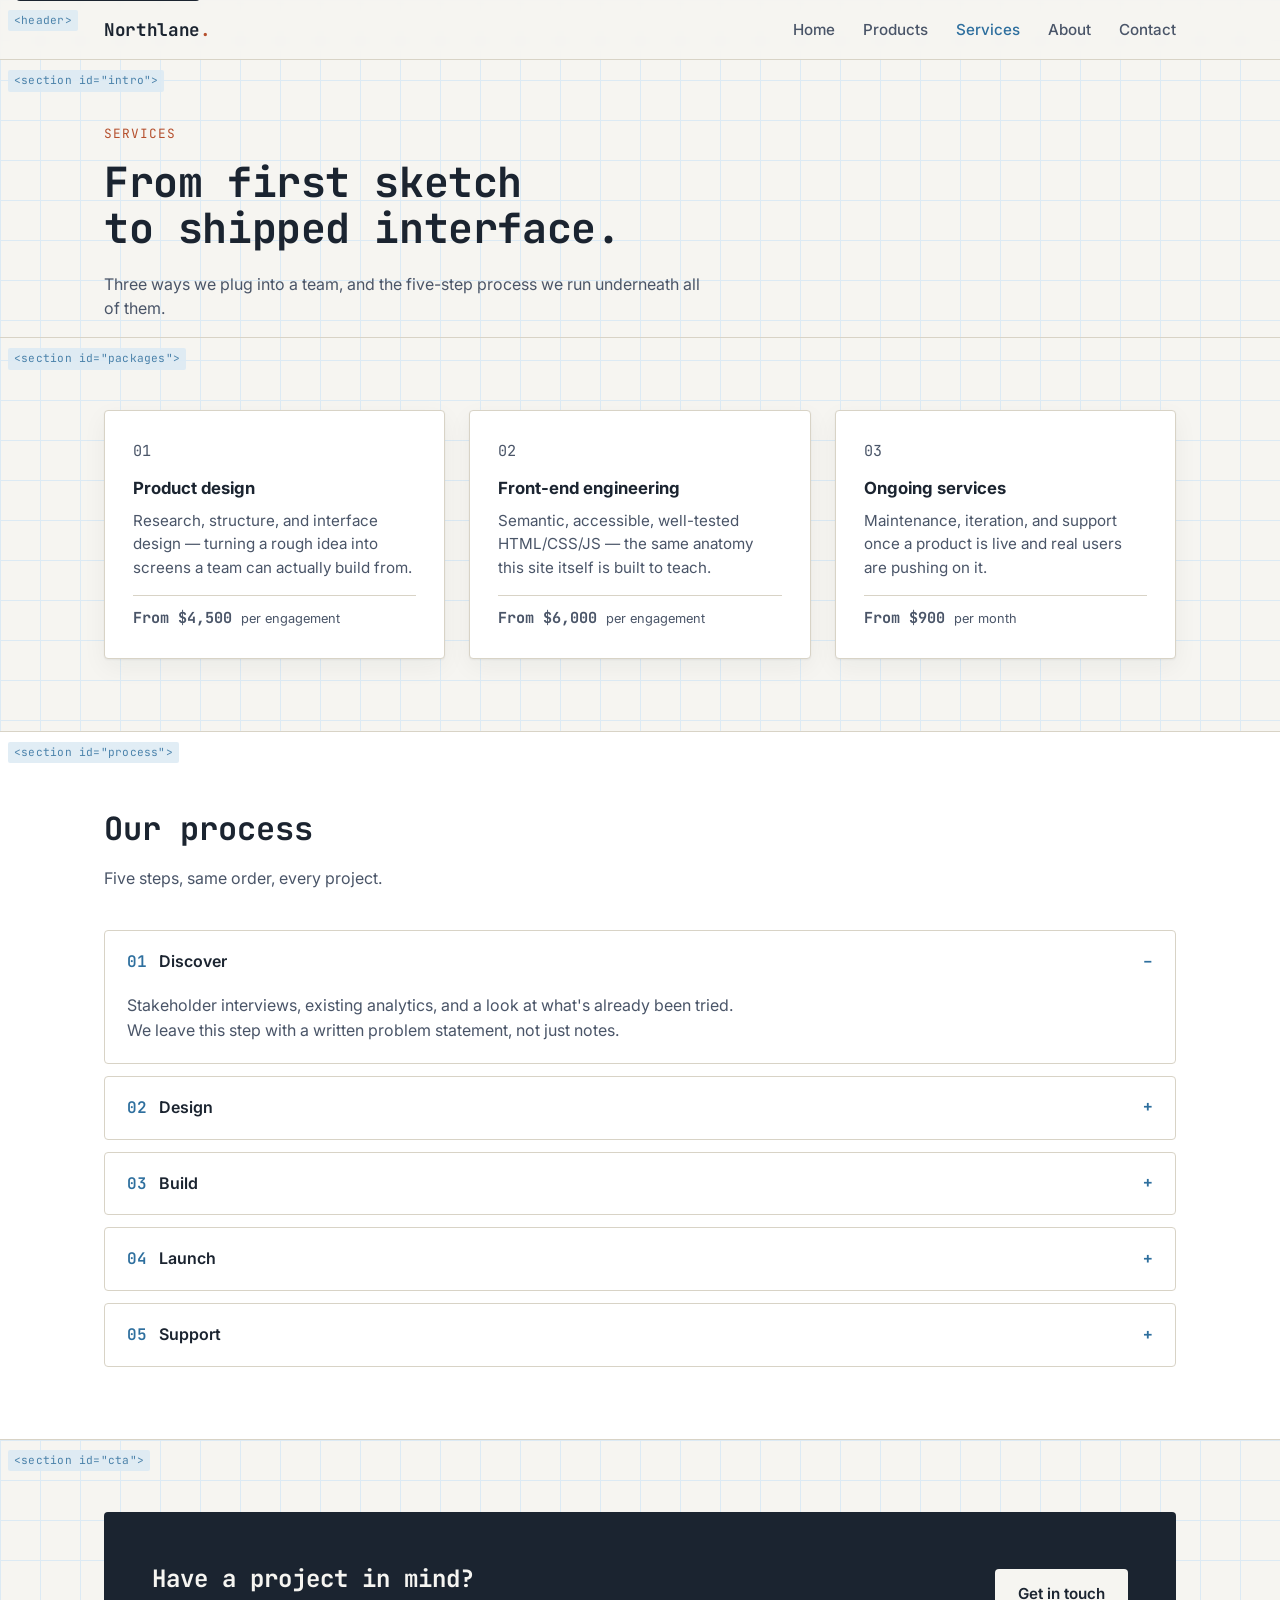
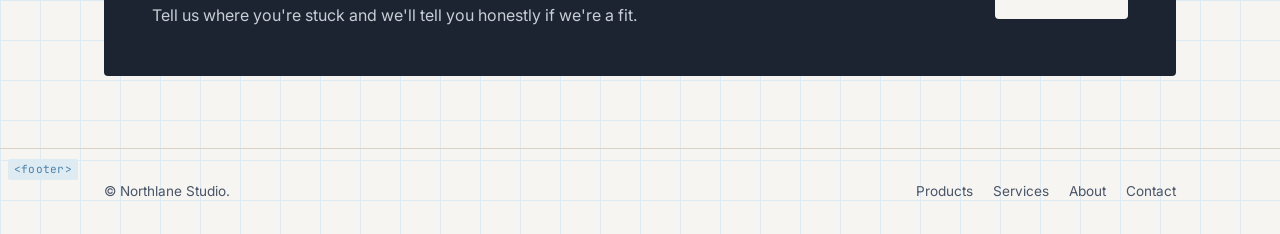
<file: services.html>
<!DOCTYPE html>
<!--
  ===========================================================================
  WEB ANATOMY — services.html
  ===========================================================================
  Third page of the site. Same shell pattern as product.html: shared
  header/nav/footer, shared styles.css, shared script.js (nav toggle +
  footer year), plus a page-specific script (services.js) for the one
  piece of behavior only this page needs.

  NEW HERE: the "Our process" accordion is built on the native HTML
  <details>/<summary> elements rather than a hand-rolled div+JS toggle.
  That means it's expand/collapse-able even with JavaScript disabled;
  services.js only adds one enhancement (closing other panels when a
  new one opens) on top of behavior the browser already provides for
  free — a good example of "progressive enhancement".
  ===========================================================================
-->
<html lang="en">
<head>
  <meta charset="UTF-8" />
  <meta name="viewport" content="width=device-width, initial-scale=1.0" />

  <title>Services — Northlane Studio</title>
  <meta name="description" content="Product design, front-end engineering, and ongoing support from Northlane Studio." />

  <link rel="preconnect" href="https://fonts.googleapis.com" />
  <link rel="preconnect" href="https://fonts.gstatic.com" crossorigin />
  <link href="https://fonts.googleapis.com/css2?family=JetBrains+Mono:wght@400;500;700&family=Inter:wght@400;500;600&display=swap" rel="stylesheet" />
  <link rel="stylesheet" href="styles.css" />
</head>
<body>

  <a class="skip-link" href="#main">Skip to main content</a>

  <header class="site-header" data-tag="&lt;header&gt;">
    <div class="wrap header-inner">
      <a class="logo" href="/" aria-label="Northlane Studio home">
        Northlane<span class="logo-dot">.</span>
      </a>

      <nav class="nav" aria-label="Primary">
        <button
          class="nav-toggle"
          id="navToggle"
          type="button"
          aria-expanded="false"
          aria-controls="navMenu"
        >
          <span class="sr-only">Toggle navigation menu</span>
          <span class="nav-toggle-bar"></span>
          <span class="nav-toggle-bar"></span>
          <span class="nav-toggle-bar"></span>
        </button>

        <ul class="nav-menu" id="navMenu">
          <li><a href="index.html">Home</a></li>
          <li><a href="product.html">Products</a></li>
          <li><a href="services.html" aria-current="page">Services</a></li>
          <li><a href="about.html">About</a></li>
          <li><a href="contact.html">Contact</a></li>
        </ul>
      </nav>
    </div>
  </header>

  <main id="main">

    <section class="page-intro" data-tag="&lt;section id=&quot;intro&quot;&gt;">
      <div class="wrap">
        <p class="eyebrow">Services</p>
        <h1 class="hero-title" style="font-size: clamp(1.8rem, 4vw, 2.6rem);">
          From first sketch<br />to shipped interface.
        </h1>
        <p class="section-lead">
          Three ways we plug into a team, and the five-step process we
          run underneath all of them.
        </p>
      </div>
    </section>

    <!-- PACKAGES ------------------------------------------------------------
         Same three-service idea as the homepage teaser, expanded with
         a starting price so this page can stand on its own. -->
    <section class="section" data-tag="&lt;section id=&quot;packages&quot;&gt;">
      <div class="wrap">
        <div class="card-grid">
          <article class="card">
            <p class="card-index">01</p>
            <h3>Product design</h3>
            <p>
              Research, structure, and interface design — turning a
              rough idea into screens a team can actually build from.
            </p>
            <p class="product-price" style="margin-top: 16px;">From $4,500 <span>per engagement</span></p>
          </article>

          <article class="card">
            <p class="card-index">02</p>
            <h3>Front-end engineering</h3>
            <p>
              Semantic, accessible, well-tested HTML/CSS/JS — the same
              anatomy this site itself is built to teach.
            </p>
            <p class="product-price" style="margin-top: 16px;">From $6,000 <span>per engagement</span></p>
          </article>

          <article class="card">
            <p class="card-index">03</p>
            <h3>Ongoing services</h3>
            <p>
              Maintenance, iteration, and support once a product is
              live and real users are pushing on it.
            </p>
            <p class="product-price" style="margin-top: 16px;">From $900 <span>per month</span></p>
          </article>
        </div>
      </div>
    </section>

    <!-- PROCESS ACCORDION -----------------------------------------------------
         Five <details> elements, one per step. `name="process"` on each
         <details> is what makes the browser treat them as a group in
         supporting browsers (opening one auto-closes the others) —
         services.js backs this up manually for browsers that don't yet
         support the `name` grouping behavior. -->
    <section class="section section-alt" data-tag="&lt;section id=&quot;process&quot;&gt;">
      <div class="wrap">
        <h2 class="section-title">Our process</h2>
        <p class="section-lead">Five steps, same order, every project.</p>

        <div class="accordion" id="processAccordion">
          <details class="accordion-item" name="process" open>
            <summary>
              <span><span class="accordion-step">01</span>Discover</span>
              <span class="accordion-icon" aria-hidden="true"></span>
            </summary>
            <p class="accordion-body">
              Stakeholder interviews, existing analytics, and a look at
              what's already been tried. We leave this step with a
              written problem statement, not just notes.
            </p>
          </details>

          <details class="accordion-item" name="process">
            <summary>
              <span><span class="accordion-step">02</span>Design</span>
              <span class="accordion-icon" aria-hidden="true"></span>
            </summary>
            <p class="accordion-body">
              Wireframes, then high-fidelity screens, reviewed together
              on a standing weekly call so nothing drifts too far before
              you've seen it.
            </p>
          </details>

          <details class="accordion-item" name="process">
            <summary>
              <span><span class="accordion-step">03</span>Build</span>
              <span class="accordion-icon" aria-hidden="true"></span>
            </summary>
            <p class="accordion-body">
              Front-end implementation against the approved designs,
              with accessibility and performance checked continuously,
              not bolted on at the end.
            </p>
          </details>

          <details class="accordion-item" name="process">
            <summary>
              <span><span class="accordion-step">04</span>Launch</span>
              <span class="accordion-icon" aria-hidden="true"></span>
            </summary>
            <p class="accordion-body">
              Staged rollout, a pre-launch checklist, and a rollback
              plan agreed on in advance — launches shouldn't be the
              first time anyone thinks about what could go wrong.
            </p>
          </details>

          <details class="accordion-item" name="process">
            <summary>
              <span><span class="accordion-step">05</span>Support</span>
              <span class="accordion-icon" aria-hidden="true"></span>
            </summary>
            <p class="accordion-body">
              A short post-launch window watching real usage, followed
              by an optional ongoing arrangement if you'd rather not
              hand this back to your own team right away.
            </p>
          </details>
        </div>
      </div>
    </section>

    <!-- CTA --------------------------------------------------------------- -->
    <section class="section" data-tag="&lt;section id=&quot;cta&quot;&gt;">
      <div class="wrap">
        <div class="cta-banner">
          <div>
            <h2>Have a project in mind?</h2>
            <p>Tell us where you're stuck and we'll tell you honestly if we're a fit.</p>
          </div>
          <a class="btn btn-primary" href="/contact">Get in touch</a>
        </div>
      </div>
    </section>
  </main>

  <footer class="site-footer" data-tag="&lt;footer&gt;">
    <div class="wrap footer-inner">
      <p>&copy; <span id="year"></span> Northlane Studio.</p>
      <ul class="footer-links">
        <li><a href="product.html">Products</a></li>
        <li><a href="services.html" aria-current="page">Services</a></li>
        <li><a href="about.html">About</a></li>
        <li><a href="contact.html">Contact</a></li>
      </ul>
    </div>
  </footer>

  <script type="module" src="script.js"></script>
  <script type="module" src="services.js"></script>
</body>
</html>
</file>
<file: styles.css>
/* ============================================================================
   WEB ANATOMY — styles.css
   ============================================================================
   How to read this file:
     1. RESET & BASE       — neutralize browser defaults, set base type
     2. DESIGN TOKENS       — the "--variables" every other rule pulls from
     3. LAYOUT UTILITIES     — reusable helpers (.wrap, .sr-only, buttons...)
     4. COMPONENTS          — header/nav, hero, cards, form, footer
     5. RESPONSIVE          — small-screen overrides at the bottom

   Design concept: this site's subject IS web anatomy, so the visual style
   borrows from architectural blueprints / annotated technical diagrams —
   a faint grid, ink-blue accents, monospace "tag" labels pointing at
   sections (see the data-tag attributes in index.html + the ::before
   rule near COMPONENTS > landmark labels).
   ============================================================================ */


/* ----------------------------------------------------------------------
   1. RESET & BASE
   Browsers ship with inconsistent default spacing/sizing. box-sizing:
   border-box makes width/height include padding+border, which is far
   more predictable than the default "content-box" model.
   ---------------------------------------------------------------------- */
*,
*::before,
*::after {
  box-sizing: border-box;
}

html {
  /* Respect the user's OS/browser font-size setting instead of forcing
     a fixed pixel size — this keeps rem units accessible. */
  -webkit-text-size-adjust: 100%;
}

body,
h1, h2, h3, p, ul, li, figure {
  margin: 0;
  padding: 0;
}

ul {
  list-style: none;
}

img {
  max-width: 100%;
  display: block;
}

a {
  color: inherit;
  text-decoration: none;
}

button {
  font: inherit;
  color: inherit;
  background: none;
  border: none;
  cursor: pointer;
}

input,
textarea {
  font: inherit;
  color: inherit;
}

/* Respect users who've asked their OS to reduce motion (vestibular
   disorders, motion sensitivity, or just preference). Almost every
   transition/animation in this file is wrapped by this media query. */
@media (prefers-reduced-motion: reduce) {
  *,
  *::before,
  *::after {
    animation-duration: 0.01ms !important;
    animation-iteration-count: 1 !important;
    transition-duration: 0.01ms !important;
    scroll-behavior: auto !important;
  }
}


/* ----------------------------------------------------------------------
   2. DESIGN TOKENS
   Centralizing colors/type/spacing as custom properties (CSS variables)
   means every component below reads from ONE source of truth. Change a
   value here, it updates everywhere it's used.
   ---------------------------------------------------------------------- */
:root {
  /* -- Color: "blueprint" palette --------------------------------- */
  --ink: #1b2430;          /* near-black navy, primary text/headings   */
  --ink-soft: #4a5568;     /* secondary text                           */
  --paper: #f6f5f1;        /* warm off-white page background           */
  --paper-raised: #ffffff; /* cards / form surface                     */
  --blueprint: #2e6f9e;    /* primary accent — links, focus, CTAs      */
  --blueprint-dark: #1f4e70;
  --blueprint-tint: #dceaf4; /* light wash for grid lines / chips      */
  --rust: #b5502e;         /* secondary accent — used sparingly        */
  --line: #d8d3c6;         /* hairline borders / dividers              */
  --danger: #b3261e;       /* validation error text                    */
  --danger-bg: #fbeceb;

  /* -- Type -------------------------------------------------------- */
  --font-display: "JetBrains Mono", ui-monospace, SFMono-Regular, monospace;
  --font-body: "Inter", system-ui, -apple-system, "Segoe UI", sans-serif;

  /* -- Layout -------------------------------------------------------- */
  --content-width: 1120px;
  --radius: 4px;
  --shadow-card: 0 1px 2px rgba(27, 36, 48, 0.06), 0 8px 24px rgba(27, 36, 48, 0.05);
}

body {
  font-family: var(--font-body);
  color: var(--ink);
  background: var(--paper);
  line-height: 1.55;

  /* Faint graph-paper grid across the whole page — the "blueprint"
     signature element. Two repeating linear-gradients, one horizontal
     one vertical, layered as a background-image. Purely decorative. */
  background-image:
    linear-gradient(var(--blueprint-tint) 1px, transparent 1px),
    linear-gradient(90deg, var(--blueprint-tint) 1px, transparent 1px);
  background-size: 40px 40px;
}

/* Visible focus ring for keyboard users — never remove this without
   replacing it with something equally visible. Mouse users don't see
   it because we scope it to :focus-visible, not plain :focus. */
:focus-visible {
  outline: 2px solid var(--blueprint);
  outline-offset: 2px;
}


/* ----------------------------------------------------------------------
   3. LAYOUT UTILITIES
   ---------------------------------------------------------------------- */

/* Centers content and caps its width — used inside every section so
   text doesn't stretch edge-to-edge on wide monitors. */
.wrap {
  max-width: var(--content-width);
  margin-inline: auto;
  padding-inline: 24px;
}

/* Visually hidden but still readable by screen readers — for text that
   sighted users don't need (like the label inside the burger button). */
.sr-only {
  position: absolute;
  width: 1px;
  height: 1px;
  padding: 0;
  margin: -1px;
  overflow: hidden;
  clip: rect(0, 0, 0, 0);
  white-space: nowrap;
  border: 0;
}

/* The "skip to main content" link: sits off-screen until it receives
   keyboard focus (tab from the very top of the page), then snaps into
   view above everything else. */
.skip-link {
  position: absolute;
  top: -48px;
  left: 16px;
  z-index: 100;
  background: var(--ink);
  color: var(--paper);
  padding: 12px 16px;
  border-radius: var(--radius);
  transition: top 0.15s ease;
}

.skip-link:focus {
  top: 16px;
}

.btn {
  display: inline-flex;
  align-items: center;
  justify-content: center;
  padding: 12px 22px;
  border-radius: var(--radius);
  font-weight: 600;
  font-size: 0.95rem;
  border: 1px solid transparent;
  transition: background-color 0.15s ease, color 0.15s ease, border-color 0.15s ease;
}

.btn-primary {
  background: var(--blueprint);
  color: #fff;
}

.btn-primary:hover {
  background: var(--blueprint-dark);
}

.btn-ghost {
  border-color: var(--line);
  color: var(--ink);
}

.btn-ghost:hover {
  border-color: var(--blueprint);
  color: var(--blueprint);
}

.btn:disabled {
  opacity: 0.6;
  cursor: not-allowed;
}


/* ----------------------------------------------------------------------
   4. COMPONENTS
   ---------------------------------------------------------------------- */

/* -- Landmark annotation labels ------------------------------------
   Every major landmark in index.html carries a data-tag attribute,
   e.g. data-tag="<header>". On wide screens we surface that as a
   small monospace label in the top-left corner of the section — a
   literal "anatomy label" pointing at the underlying HTML tag. It's
   aria-hidden via [data-tag] not being read (attributes aren't
   announced), so it's purely a visual teaching aid. */
[data-tag] {
  position: relative;
}

@media (min-width: 900px) {
  [data-tag]::before {
    content: attr(data-tag);
    position: absolute;
    top: 10px;
    left: 8px;
    font-family: var(--font-display);
    font-size: 0.7rem;
    color: var(--blueprint);
    background: var(--blueprint-tint);
    padding: 2px 6px;
    border-radius: 2px;
    letter-spacing: 0.02em;
    opacity: 0.85;
    pointer-events: none;
  }
}

/* -- Header / nav ---------------------------------------------------- */
.site-header {
  position: sticky;
  top: 0;
  z-index: 50;
  background: rgba(246, 245, 241, 0.92);
  backdrop-filter: blur(6px);
  border-bottom: 1px solid var(--line);
}

.header-inner {
  display: flex;
  align-items: center;
  justify-content: space-between;
  padding-block: 16px;
}

.logo {
  font-family: var(--font-display);
  font-weight: 700;
  font-size: 1.1rem;
  letter-spacing: -0.02em;
}

.logo-dot {
  color: var(--rust);
}

.nav {
  display: flex;
  align-items: center;
}

.nav-menu {
  display: flex;
  gap: 28px;
}

.nav-menu a {
  font-size: 0.95rem;
  font-weight: 500;
  color: var(--ink-soft);
  transition: color 0.15s ease;
}

.nav-menu a:hover,
.nav-menu a[aria-current="page"] {
  color: var(--blueprint);
}

/* Hamburger button: hidden on desktop, shown at the mobile breakpoint
   further down. Built from three <span> bars rather than an image so
   it inherits currentColor and needs no extra asset. */
.nav-toggle {
  display: none;
  flex-direction: column;
  gap: 5px;
  padding: 8px;
}

.nav-toggle-bar {
  width: 22px;
  height: 2px;
  background: var(--ink);
  border-radius: 2px;
}

/* -- Hero -------------------------------------------------------------- */
.hero {
  padding-block: 96px 72px;
  position: relative;
  overflow: hidden;
}

.hero-inner {
  max-width: 720px;
}

.eyebrow {
  font-family: var(--font-display);
  font-size: 0.8rem;
  text-transform: uppercase;
  letter-spacing: 0.08em;
  color: var(--rust);
  margin-bottom: 16px;
}

.hero-title {
  font-family: var(--font-display);
  font-size: clamp(2rem, 4.5vw, 3.4rem);
  line-height: 1.1;
  letter-spacing: -0.01em;
  margin-bottom: 20px;
}

.hero-sub {
  font-size: 1.1rem;
  color: var(--ink-soft);
  max-width: 52ch;
  margin-bottom: 32px;
}

.hero-actions {
  display: flex;
  gap: 16px;
  flex-wrap: wrap;
}

/* Small floating tag chips in the hero, purely decorative flourishes
   that echo the annotation-label idea at a larger scale. Hidden on
   small screens (see RESPONSIVE) so they don't crowd the layout. */
.hero-blueprint {
  position: absolute;
  inset: 0;
  pointer-events: none;
}

.tag-label {
  position: absolute;
  font-family: var(--font-display);
  font-size: 0.75rem;
  color: var(--blueprint);
  border: 1px dashed var(--blueprint);
  border-radius: 2px;
  padding: 2px 8px;
  background: rgba(220, 234, 244, 0.6);
  top: 110px;
  right: 60px;
}

.tag-label--sub {
  top: 260px;
  right: 100px;
}

/* -- Generic section shell -------------------------------------------- */
.section {
  padding-block: 72px;
  border-top: 1px solid var(--line);
}

.section-alt {
  background: var(--paper-raised);
}

.section-title {
  font-family: var(--font-display);
  font-size: clamp(1.5rem, 3vw, 2rem);
  margin-bottom: 12px;
}

.section-lead {
  color: var(--ink-soft);
  max-width: 60ch;
  margin-bottom: 40px;
}

/* -- Service cards ------------------------------------------------------ */
.card-grid {
  display: grid;
  grid-template-columns: repeat(3, 1fr);
  gap: 24px;
}

.card {
  background: var(--paper-raised);
  border: 1px solid var(--line);
  border-radius: var(--radius);
  padding: 28px;
  box-shadow: var(--shadow-card);
}

.card-index {
  font-family: var(--font-display);
  color: var(--blueprint);
  font-size: 0.85rem;
  margin-bottom: 12px;
}

.card h3 {
  font-size: 1.05rem;
  margin-bottom: 8px;
}

.card p {
  color: var(--ink-soft);
  font-size: 0.95rem;
}

/* -- Contact form -------------------------------------------------------- */
.contact-grid {
  display: grid;
  grid-template-columns: 0.9fr 1.1fr;
  gap: 56px;
  align-items: start;
}

.contact-form {
  display: flex;
  flex-direction: column;
  gap: 20px;
  background: var(--paper);
  border: 1px solid var(--line);
  border-radius: var(--radius);
  padding: 28px;
}

.field {
  display: flex;
  flex-direction: column;
  gap: 6px;
}

.field label {
  font-size: 0.85rem;
  font-weight: 600;
}

.field input,
.field textarea {
  border: 1px solid var(--line);
  border-radius: var(--radius);
  padding: 10px 12px;
  background: var(--paper-raised);
  font-size: 0.95rem;
  resize: vertical;
}

.field input:focus,
.field textarea:focus {
  border-color: var(--blueprint);
}

/* Error message under each field. Empty by default; script.js fills
   the text and this class toggles a visible state via [data-invalid]
   on the parent .field for a red-tinted border. */
.field-error {
  font-size: 0.82rem;
  color: var(--danger);
  min-height: 1.1em;
}

.field[data-invalid="true"] input,
.field[data-invalid="true"] textarea {
  border-color: var(--danger);
  background: var(--danger-bg);
}

/* Honeypot field: visually and functionally hidden from real visitors.
   We avoid `display:none` because some spam bots specifically skip
   fields hidden that way — this combination (absolute position, way
   off-screen, zero size) is a more convincing hide. */
.hp-field {
  position: absolute;
  left: -9999px;
  width: 1px;
  height: 1px;
  overflow: hidden;
}

.form-status {
  font-size: 0.9rem;
  min-height: 1.2em;
}

.form-status[data-state="success"] {
  color: #1f7a4d;
}

.form-status[data-state="error"] {
  color: var(--danger);
}

/* -- Page intro (used by secondary pages like products.html) ------------ */
.page-intro {
  padding-block: 64px 16px;
}

.page-intro .section-lead {
  margin-bottom: 0;
}

/* -- Product filter bar ---------------------------------------------------
   A row of toggle buttons used on products.html to filter the product
   grid by category with JavaScript. [aria-pressed] communicates the
   active button to screen readers the same way a visual "selected"
   state communicates it to sighted users — see products.js. */
.filter-bar {
  display: flex;
  flex-wrap: wrap;
  gap: 10px;
  margin-bottom: 40px;
}

.filter-btn {
  padding: 8px 16px;
  border: 1px solid var(--line);
  border-radius: 999px;
  font-size: 0.85rem;
  font-weight: 500;
  color: var(--ink-soft);
  background: var(--paper-raised);
  transition: background-color 0.15s ease, color 0.15s ease, border-color 0.15s ease;
}

.filter-btn:hover {
  border-color: var(--blueprint);
  color: var(--blueprint);
}

.filter-btn[aria-pressed="true"] {
  background: var(--blueprint);
  border-color: var(--blueprint);
  color: #fff;
}

/* -- Product cards --------------------------------------------------------
   Similar shell to .card, extended with a category tag and a price row.
   Kept as a separate class rather than piling modifiers onto .card so
   each stays easy to read on its own. */
.product-grid {
  display: grid;
  grid-template-columns: repeat(3, 1fr);
  gap: 24px;
}

.product-card {
  background: var(--paper-raised);
  border: 1px solid var(--line);
  border-radius: var(--radius);
  padding: 28px;
  box-shadow: var(--shadow-card);
  display: flex;
  flex-direction: column;
  gap: 14px;
  /* Transition + initial state used by products.js to fade/collapse
     cards out when a filter hides them, instead of just snapping. */
  transition: opacity 0.15s ease;
}

/* products.js toggles this attribute on cards that don't match the
   active filter. hidden removes them from layout and the accessibility
   tree entirely — a stronger signal than opacity alone. */
.product-card[hidden] {
  display: none;
}

.product-tag {
  align-self: flex-start;
  font-family: var(--font-display);
  font-size: 0.7rem;
  text-transform: uppercase;
  letter-spacing: 0.04em;
  color: var(--blueprint);
  background: var(--blueprint-tint);
  padding: 3px 8px;
  border-radius: 2px;
}

.product-card h3 {
  font-size: 1.1rem;
}

.product-card p {
  color: var(--ink-soft);
  font-size: 0.95rem;
  flex-grow: 1;
}

.product-price {
  font-family: var(--font-display);
  font-weight: 700;
  font-size: 1.05rem;
  padding-top: 10px;
  border-top: 1px solid var(--line);
}

.product-price span {
  font-family: var(--font-body);
  font-weight: 400;
  font-size: 0.8rem;
  color: var(--ink-soft);
}

/* Shown by products.js when a filter matches zero products — an empty
   state, not a bug, so it gets its own calm message rather than a
   blank grid. */
.empty-state {
  color: var(--ink-soft);
  font-size: 0.95rem;
  padding: 24px 0;
}

/* -- CTA banner (used to close out secondary pages) ---------------------- */
.cta-banner {
  background: var(--ink);
  color: var(--paper);
  border-radius: var(--radius);
  padding: 48px;
  display: flex;
  align-items: center;
  justify-content: space-between;
  flex-wrap: wrap;
  gap: 24px;
}

.cta-banner h2 {
  font-family: var(--font-display);
  font-size: 1.5rem;
  margin-bottom: 6px;
}

.cta-banner p {
  color: #c8cdd6;
}

.cta-banner .btn-primary {
  background: var(--paper);
  color: var(--ink);
}

.cta-banner .btn-primary:hover {
  background: var(--blueprint-tint);
}

/* -- Accordion (services.html "Our process") -----------------------------
   Built on native <details>/<summary> so it works even before/without
   JavaScript — that's the real HTML disclosure widget, not a div faking
   one. services.js only adds one enhancement on top: closing the other
   panels when a new one opens ("exclusive" accordion behavior), which
   isn't something plain HTML can do on its own. */
.accordion {
  display: flex;
  flex-direction: column;
  gap: 12px;
}

.accordion-item {
  border: 1px solid var(--line);
  border-radius: var(--radius);
  background: var(--paper-raised);
  overflow: hidden;
}

/* Removes the browser's default disclosure triangle so we can draw our
   own "+" / "–" indicator instead (see .accordion-icon below). */
.accordion-item > summary {
  list-style: none;
  cursor: pointer;
  padding: 18px 22px;
  display: flex;
  align-items: center;
  justify-content: space-between;
  gap: 16px;
  font-weight: 600;
}

.accordion-item > summary::-webkit-details-marker {
  display: none;
}

.accordion-step {
  font-family: var(--font-display);
  color: var(--blueprint);
  margin-right: 12px;
}

.accordion-icon {
  font-family: var(--font-display);
  color: var(--blueprint);
  flex-shrink: 0;
}

/* The [open] attribute is set by the browser itself when a <details>
   element is expanded — no class needed, no JS needed for this part. */
.accordion-item[open] .accordion-icon::before {
  content: "–";
}

.accordion-icon::before {
  content: "+";
}

.accordion-body {
  padding: 0 22px 20px;
  color: var(--ink-soft);
  max-width: 65ch;
}

/* -- Stat counters (about.html) -------------------------------------------
   Numbers start at 0 in the HTML and about.js counts them up to their
   real value once they scroll into view — see the data-target attribute
   on each .stat-value in about.html. */
.stat-grid {
  display: grid;
  grid-template-columns: repeat(3, 1fr);
  gap: 24px;
  text-align: center;
}

.stat-card {
  background: var(--paper-raised);
  border: 1px solid var(--line);
  border-radius: var(--radius);
  padding: 32px 20px;
}

.stat-value {
  font-family: var(--font-display);
  font-size: 2.4rem;
  color: var(--blueprint);
  display: block;
}

.stat-label {
  color: var(--ink-soft);
  font-size: 0.9rem;
  margin-top: 6px;
}

/* -- Values grid (about.html) ---------------------------------------------- */
.value-grid {
  display: grid;
  grid-template-columns: repeat(2, 1fr);
  gap: 24px;
}

.value-card {
  padding: 24px 0;
  border-top: 1px solid var(--line);
}

.value-card h3 {
  font-size: 1.05rem;
  margin-bottom: 8px;
}

.value-card p {
  color: var(--ink-soft);
  font-size: 0.95rem;
}

/* -- Contact page specifics (contact.html) ---------------------------------
   contact.html reuses .contact-grid/.contact-form/.field/etc. from the
   homepage contact section wholesale — this block only adds the extras
   unique to the dedicated page: a list of direct contact details and
   the "copy email" button next to it. */
.contact-details {
  display: flex;
  flex-direction: column;
  gap: 20px;
  margin-top: 28px;
}

.contact-detail dt {
  font-family: var(--font-display);
  font-size: 0.75rem;
  text-transform: uppercase;
  letter-spacing: 0.04em;
  color: var(--blueprint);
  margin-bottom: 4px;
}

.contact-detail dd {
  color: var(--ink-soft);
}

.copy-row {
  display: flex;
  align-items: center;
  gap: 10px;
}

.copy-btn {
  font-family: var(--font-display);
  font-size: 0.75rem;
  color: var(--blueprint);
  border: 1px solid var(--blueprint);
  border-radius: 2px;
  padding: 3px 9px;
  transition: background-color 0.15s ease, color 0.15s ease;
}

.copy-btn:hover {
  background: var(--blueprint);
  color: #fff;
}

.copy-btn[data-copied="true"] {
  background: #1f7a4d;
  border-color: #1f7a4d;
  color: #fff;
}

/* -- Footer -------------------------------------------------------------- */
.site-footer {
  border-top: 1px solid var(--line);
  padding-block: 32px;
}

.footer-inner {
  display: flex;
  align-items: center;
  justify-content: space-between;
  flex-wrap: wrap;
  gap: 12px;
  font-size: 0.85rem;
  color: var(--ink-soft);
}

.footer-links {
  display: flex;
  gap: 20px;
}

.footer-links a:hover {
  color: var(--blueprint);
}


/* ----------------------------------------------------------------------
   5. RESPONSIVE
   Mobile-first purists write min-width rules going up; here we instead
   override at a single max-width breakpoint since the layout is simple
   enough that one breakpoint covers phone + small tablet.
   ---------------------------------------------------------------------- */
@media (max-width: 899px) {
  .tag-label {
    display: none; /* decorative-only chips, remove clutter on mobile */
  }

  [data-tag]::before {
    display: none; /* landmark labels also desktop-only, see rule above */
  }

  .nav-toggle {
    display: flex;
  }

  .nav-menu {
    position: absolute;
    top: 100%;
    left: 0;
    right: 0;
    flex-direction: column;
    gap: 0;
    background: var(--paper-raised);
    border-bottom: 1px solid var(--line);
    max-height: 0;
    overflow: hidden;
    transition: max-height 0.2s ease;
  }

  /* script.js toggles this class on the <ul id="navMenu"> to open/close
     the mobile menu — CSS handles the actual animation. */
  .nav-menu.is-open {
    max-height: 320px;
  }

  .nav-menu li {
    border-top: 1px solid var(--line);
  }

  .nav-menu a {
    display: block;
    padding: 14px 24px;
  }

  .card-grid,
  .product-grid,
  .stat-grid,
  .value-grid {
    grid-template-columns: 1fr;
  }

  .cta-banner {
    flex-direction: column;
    align-items: flex-start;
    text-align: left;
  }

  .contact-grid {
    grid-template-columns: 1fr;
    gap: 32px;
  }

  .hero {
    padding-block: 64px 48px;
  }
}
</file>
